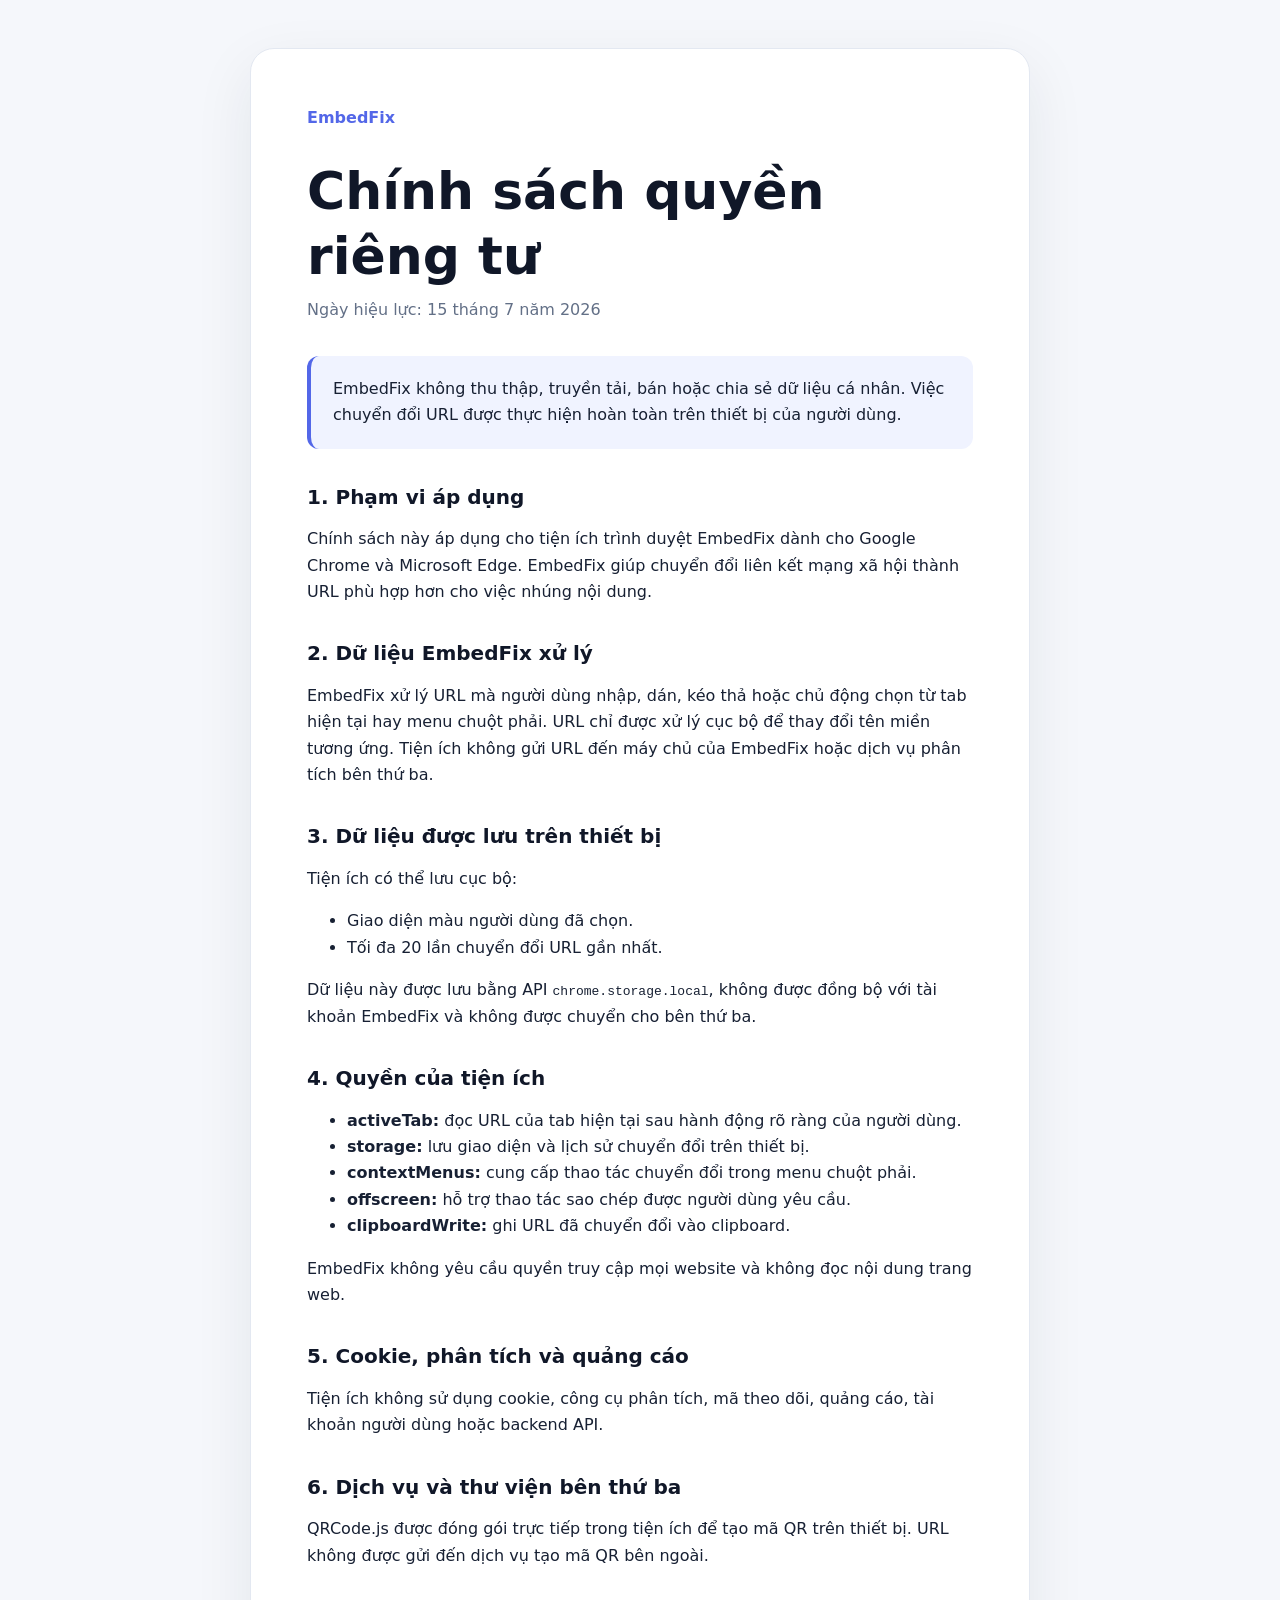
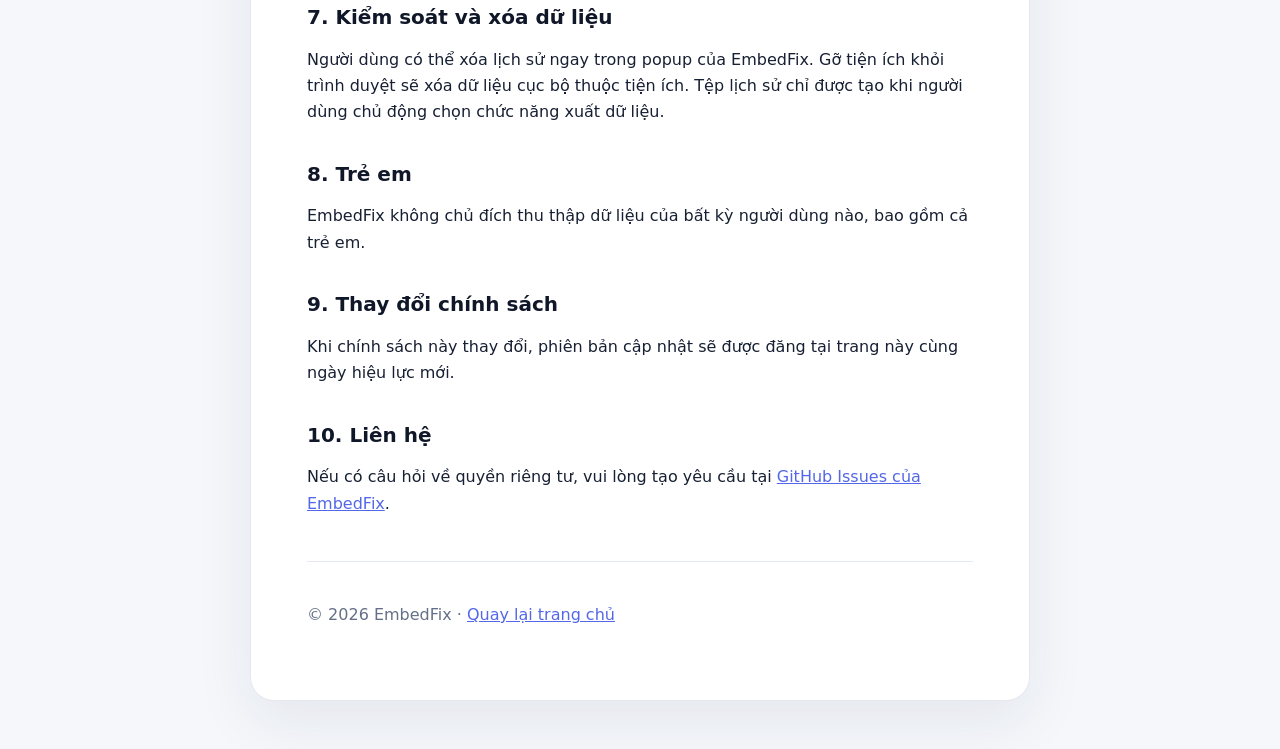
<file: privacy.html>
<!doctype html>
<html lang="vi">
  <head>
    <meta charset="UTF-8" />
    <meta name="viewport" content="width=device-width, initial-scale=1.0" />
    <meta
      name="description"
      content="Chính sách quyền riêng tư của tiện ích trình duyệt EmbedFix dành cho Google Chrome và Microsoft Edge."
    />
    <meta name="color-scheme" content="light dark" />
    <title>Chính sách quyền riêng tư — EmbedFix</title>
    <style>
      :root {
        color-scheme: light dark;
        font-family:
          Inter, ui-sans-serif, system-ui, -apple-system, BlinkMacSystemFont,
          "Segoe UI", sans-serif;
        line-height: 1.65;
        color: #172033;
        background: #f5f7fb;
      }

      * { box-sizing: border-box; }

      body { margin: 0; }

      main {
        width: min(780px, calc(100% - 32px));
        margin: 48px auto;
        padding: clamp(28px, 5vw, 56px);
        background: #fff;
        border: 1px solid #e3e8f1;
        border-radius: 24px;
        box-shadow: 0 20px 60px rgb(23 32 51 / 8%);
      }

      a { color: #5367e8; }
      h1, h2 { line-height: 1.25; color: #101728; }
      h1 { margin: 0 0 8px; font-size: clamp(2rem, 6vw, 3.25rem); }
      h2 { margin-top: 36px; font-size: 1.25rem; }
      p, li { max-width: 70ch; }
      .brand { margin: 0 0 28px; font-weight: 800; color: #5367e8; }
      .meta { margin: 0 0 32px; color: #637087; }
      .summary {
        padding: 20px 22px;
        background: #f0f3ff;
        border-left: 4px solid #5367e8;
        border-radius: 12px;
      }
      footer {
        margin-top: 44px;
        padding-top: 24px;
        border-top: 1px solid #e3e8f1;
        color: #637087;
      }

      @media (prefers-color-scheme: dark) {
        :root { color: #d7deeb; background: #0c111d; }
        main { background: #121927; border-color: #273146; box-shadow: none; }
        h1, h2 { color: #f4f7fc; }
        .meta, footer { color: #9eabc0; }
        .summary { background: #1b2440; }
        footer { border-color: #273146; }
        a { color: #9eabff; }
      }
    </style>
  </head>
  <body>
    <main>
      <p class="brand">EmbedFix</p>
      <h1>Chính sách quyền riêng tư</h1>
      <p class="meta">Ngày hiệu lực: 15 tháng 7 năm 2026</p>

      <p class="summary">
        EmbedFix không thu thập, truyền tải, bán hoặc chia sẻ dữ liệu cá nhân.
        Việc chuyển đổi URL được thực hiện hoàn toàn trên thiết bị của người dùng.
      </p>

      <h2>1. Phạm vi áp dụng</h2>
      <p>
        Chính sách này áp dụng cho tiện ích trình duyệt EmbedFix dành cho Google
        Chrome và Microsoft Edge. EmbedFix giúp chuyển đổi liên kết mạng xã hội
        thành URL phù hợp hơn cho việc nhúng nội dung.
      </p>

      <h2>2. Dữ liệu EmbedFix xử lý</h2>
      <p>
        EmbedFix xử lý URL mà người dùng nhập, dán, kéo thả hoặc chủ động chọn
        từ tab hiện tại hay menu chuột phải. URL chỉ được xử lý cục bộ để thay
        đổi tên miền tương ứng. Tiện ích không gửi URL đến máy chủ của EmbedFix
        hoặc dịch vụ phân tích bên thứ ba.
      </p>

      <h2>3. Dữ liệu được lưu trên thiết bị</h2>
      <p>Tiện ích có thể lưu cục bộ:</p>
      <ul>
        <li>Giao diện màu người dùng đã chọn.</li>
        <li>Tối đa 20 lần chuyển đổi URL gần nhất.</li>
      </ul>
      <p>
        Dữ liệu này được lưu bằng API <code>chrome.storage.local</code>, không
        được đồng bộ với tài khoản EmbedFix và không được chuyển cho bên thứ ba.
      </p>

      <h2>4. Quyền của tiện ích</h2>
      <ul>
        <li><strong>activeTab:</strong> đọc URL của tab hiện tại sau hành động rõ ràng của người dùng.</li>
        <li><strong>storage:</strong> lưu giao diện và lịch sử chuyển đổi trên thiết bị.</li>
        <li><strong>contextMenus:</strong> cung cấp thao tác chuyển đổi trong menu chuột phải.</li>
        <li><strong>offscreen:</strong> hỗ trợ thao tác sao chép được người dùng yêu cầu.</li>
        <li><strong>clipboardWrite:</strong> ghi URL đã chuyển đổi vào clipboard.</li>
      </ul>
      <p>
        EmbedFix không yêu cầu quyền truy cập mọi website và không đọc nội dung
        trang web.
      </p>

      <h2>5. Cookie, phân tích và quảng cáo</h2>
      <p>
        Tiện ích không sử dụng cookie, công cụ phân tích, mã theo dõi, quảng cáo,
        tài khoản người dùng hoặc backend API.
      </p>

      <h2>6. Dịch vụ và thư viện bên thứ ba</h2>
      <p>
        QRCode.js được đóng gói trực tiếp trong tiện ích để tạo mã QR trên thiết
        bị. URL không được gửi đến dịch vụ tạo mã QR bên ngoài.
      </p>

      <h2>7. Kiểm soát và xóa dữ liệu</h2>
      <p>
        Người dùng có thể xóa lịch sử ngay trong popup của EmbedFix. Gỡ tiện ích
        khỏi trình duyệt sẽ xóa dữ liệu cục bộ thuộc tiện ích. Tệp lịch sử chỉ
        được tạo khi người dùng chủ động chọn chức năng xuất dữ liệu.
      </p>

      <h2>8. Trẻ em</h2>
      <p>
        EmbedFix không chủ đích thu thập dữ liệu của bất kỳ người dùng nào, bao
        gồm cả trẻ em.
      </p>

      <h2>9. Thay đổi chính sách</h2>
      <p>
        Khi chính sách này thay đổi, phiên bản cập nhật sẽ được đăng tại trang
        này cùng ngày hiệu lực mới.
      </p>

      <h2>10. Liên hệ</h2>
      <p>
        Nếu có câu hỏi về quyền riêng tư, vui lòng tạo yêu cầu tại
        <a href="https://github.com/anhtruc1803/embedfix/issues">GitHub Issues của EmbedFix</a>.
      </p>

      <footer>
        <p>© 2026 EmbedFix · <a href="./">Quay lại trang chủ</a></p>
      </footer>
    </main>
  </body>
</html>
</file>
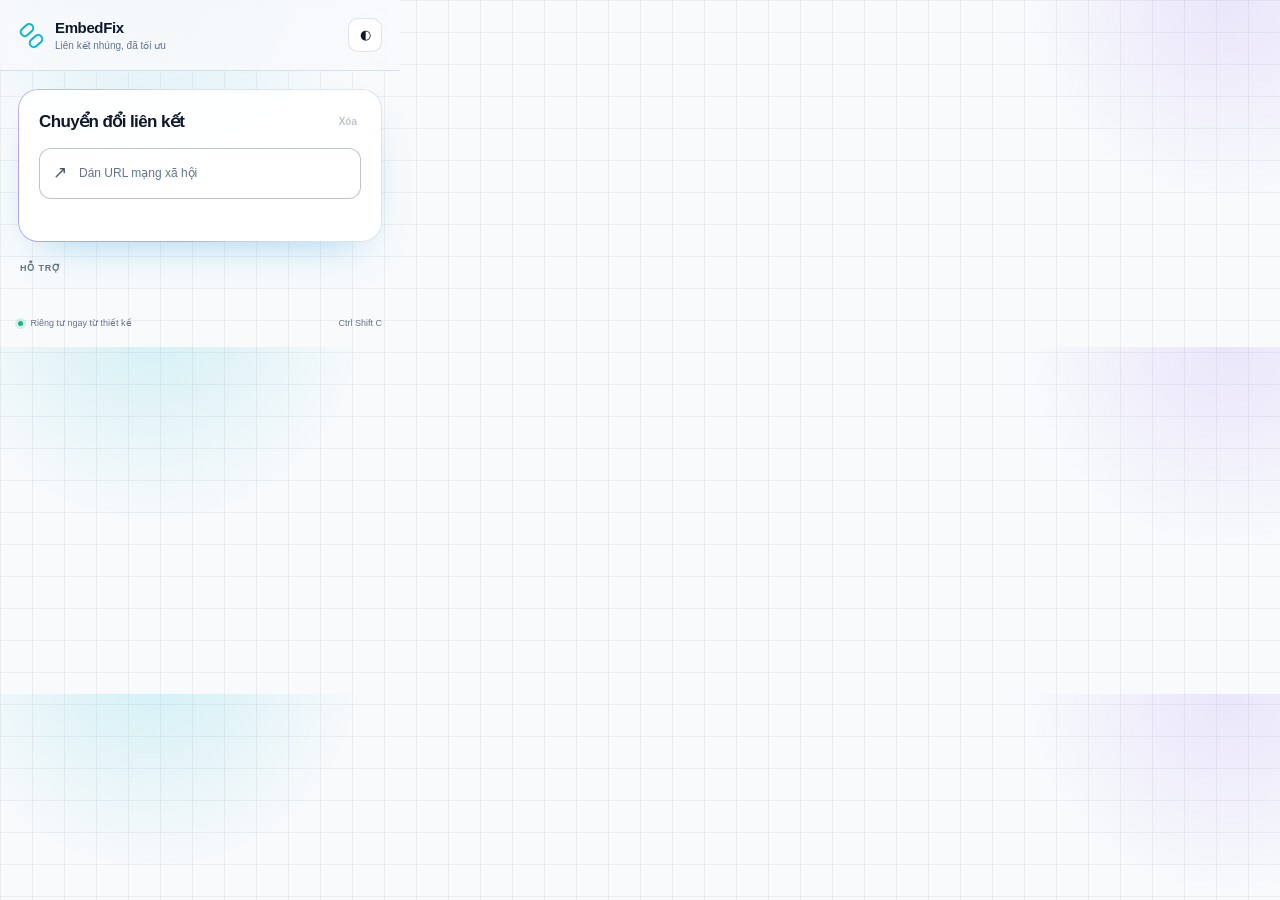
<file: extension/popup.html>
<!doctype html>
<html lang="vi" data-theme="auto">
  <head>
    <meta charset="UTF-8" />
    <meta name="viewport" content="width=device-width, initial-scale=1.0" />
    <title>EmbedFix</title>
    <link rel="stylesheet" href="popup.css" />
  </head>
  <body>
    <header class="topbar">
      <div class="brand">
        <span class="brand-mark" aria-hidden="true"><span></span><span></span></span>
        <div>
          <strong>EmbedFix</strong>
          <small>Liên kết nhúng, đã tối ưu</small>
        </div>
      </div>
      <button class="icon-button" id="themeButton" type="button" aria-label="Đổi giao diện màu" title="Đổi giao diện màu">
        <span id="themeIcon" aria-hidden="true">◐</span>
      </button>
    </header>

    <main>
      <section class="converter" aria-labelledby="converterTitle">
        <div class="section-label">
          <h1 id="converterTitle">Chuyển đổi liên kết</h1>
          <button class="clear-button" id="clearButton" type="button" disabled>Xóa</button>
        </div>

        <div class="input-wrap" id="dropZone">
          <span class="input-icon" aria-hidden="true">↗</span>
          <label class="sr-only" for="urlInput">URL mạng xã hội</label>
          <input
            id="urlInput"
            type="text"
            inputmode="url"
            autocomplete="url"
            autocapitalize="off"
            spellcheck="false"
            placeholder="Dán URL mạng xã hội"
            aria-describedby="statusMessage"
          />
        </div>
        <p class="status" id="statusMessage" role="status" aria-live="polite"></p>

        <div class="result" id="resultPanel" hidden>
          <div class="result-heading">
            <span class="platform-badge">
              <span id="platformIcon" aria-hidden="true"></span>
              <span id="platformName"></span>
            </span>
            <span class="ready"><span aria-hidden="true">✓</span> Sẵn sàng</span>
          </div>

          <div class="url-result">
            <span id="convertedUrl"></span>
            <button class="icon-button compact" id="copyButton" type="button" aria-label="Sao chép URL đã chuyển đổi" title="Sao chép URL đã chuyển đổi">⧉</button>
          </div>

          <div class="actions">
            <button class="button primary" id="openButton" type="button">Mở liên kết <span aria-hidden="true">↗</span></button>
            <button class="button" id="shareButton" type="button" hidden>Chia sẻ</button>
            <button class="button" id="copyOriginalButton" type="button">URL gốc</button>
          </div>

          <button class="qr-toggle" id="qrToggle" type="button" aria-expanded="false" aria-controls="qrPanel">
            <span><span aria-hidden="true">▦</span> Mã QR</span>
            <span class="chevron" aria-hidden="true">⌄</span>
          </button>
          <div class="qr-panel" id="qrPanel" hidden>
            <div id="qrCode" aria-label="Mã QR của URL đã chuyển đổi"></div>
            <small>Quét để mở trên thiết bị khác</small>
          </div>
        </div>
      </section>

      <section class="platforms" aria-label="Nền tảng được hỗ trợ">
        <p>Hỗ trợ</p>
        <div id="platformList"></div>
      </section>

      <section class="history" id="historySection" aria-labelledby="historyTitle" hidden>
        <div class="section-label history-heading">
          <h2 id="historyTitle">Gần đây</h2>
          <div class="history-tools">
            <button type="button" id="importButton">Nhập</button>
            <button type="button" id="exportButton">Xuất</button>
            <button type="button" id="clearHistoryButton">Xóa</button>
            <input id="importInput" type="file" accept="application/json,.json" hidden />
          </div>
        </div>
        <div class="history-list" id="historyList"></div>
      </section>
    </main>

    <footer>
      <span><span class="privacy-dot" aria-hidden="true"></span> Riêng tư ngay từ thiết kế</span>
      <span>Ctrl Shift C</span>
    </footer>

    <div class="toast" id="toast" role="status" aria-live="polite">
      <span aria-hidden="true">✓</span>
      <span id="toastText">Đã sao chép!</span>
    </div>

    <script src="vendor/qrcode.min.js"></script>
    <script type="module" src="popup.js"></script>
  </body>
</html>
</file>
<file: extension/popup.css>
:root {
  color-scheme: light;
  --bg: #f8fafc;
  --surface: #ffffff;
  --surface-muted: #f1f5f9;
  --text: #0f172a;
  --soft: #475569;
  --faint: #64748b;
  --border: rgba(148, 163, 184, 0.3);
  --border-strong: rgba(100, 116, 139, 0.42);
  --accent: #06b6d4;
  --accent-2: #8b5cf6;
  --accent-soft: rgba(6, 182, 212, 0.1);
  --danger: #ef4444;
  --success: #10b981;
  --grid-color: rgba(15, 23, 42, 0.05);
  --shadow: 0 20px 50px -24px rgba(6, 182, 212, 0.35), 0 14px 35px -25px rgba(139, 92, 246, 0.3);
}

[data-resolved-theme="dark"] {
  color-scheme: dark;
  --bg: #070b15;
  --surface: #0f172a;
  --surface-muted: #162033;
  --text: #f8fafc;
  --soft: #cbd5e1;
  --faint: #94a3b8;
  --border: rgba(51, 65, 85, 0.78);
  --border-strong: rgba(71, 85, 105, 0.92);
  --accent: #22d3ee;
  --accent-2: #a78bfa;
  --accent-soft: rgba(34, 211, 238, 0.1);
  --danger: #f87171;
  --success: #34d399;
  --grid-color: rgba(148, 163, 184, 0.07);
  --shadow: 0 24px 55px -22px rgba(0, 0, 0, 0.65), 0 18px 42px -28px rgba(34, 211, 238, 0.45);
}

* { box-sizing: border-box; }

body {
  width: 400px;
  min-height: 300px;
  max-height: 600px;
  margin: 0;
  overflow-x: hidden;
  background:
    linear-gradient(var(--grid-color) 1px, transparent 1px),
    linear-gradient(90deg, var(--grid-color) 1px, transparent 1px),
    radial-gradient(circle at 12% -10%, rgba(6,182,212,.16), transparent 210px),
    radial-gradient(circle at 96% 0%, rgba(139,92,246,.13), transparent 200px),
    var(--bg);
  background-size: 32px 32px, 32px 32px, auto, auto, auto;
  color: var(--text);
  font-family: Inter, ui-sans-serif, -apple-system, BlinkMacSystemFont, "Segoe UI", sans-serif;
  font-size: 13px;
  line-height: 1.45;
}

button, input { font: inherit; }
button { color: inherit; }
button:focus-visible, input:focus-visible {
  outline: 2px solid var(--accent);
  outline-offset: 2px;
}

.sr-only {
  position: absolute;
  width: 1px;
  height: 1px;
  padding: 0;
  margin: -1px;
  overflow: hidden;
  clip: rect(0, 0, 0, 0);
  white-space: nowrap;
  border: 0;
}

.topbar {
  position: sticky;
  z-index: 5;
  top: 0;
  display: flex;
  align-items: center;
  justify-content: space-between;
  padding: 17px 18px;
  border-bottom: 1px solid var(--border);
  background: color-mix(in srgb, var(--bg) 86%, transparent);
  backdrop-filter: blur(16px);
}

.brand { display: flex; align-items: center; gap: 10px; }
.brand strong, .brand small { display: block; }
.brand strong { font-size: 15px; letter-spacing: -0.025em; }
.brand small { color: var(--faint); font-size: 10px; }
.brand-mark { position: relative; display: block; width: 27px; height: 27px; }
.brand-mark span {
  position: absolute;
  width: 16px;
  height: 10px;
  border: 2.5px solid var(--accent);
  border-radius: 7px;
  transform: rotate(-42deg);
}
.brand-mark span:first-child { top: 3px; left: 1px; }
.brand-mark span:last-child { right: 1px; bottom: 3px; }

.icon-button {
  display: grid;
  place-items: center;
  width: 34px;
  height: 34px;
  padding: 0;
  border: 1px solid var(--border);
  border-radius: 10px;
  background: var(--surface);
  cursor: pointer;
  transition: transform 150ms ease, border-color 150ms ease;
}
.icon-button:hover { transform: translateY(-1px); border-color: var(--border-strong); }
.icon-button.compact { width: 31px; height: 31px; flex: none; }

main { padding: 18px; }
.converter {
  position: relative;
  isolation: isolate;
  padding: 20px;
  border: 1px solid var(--border);
  border-radius: 20px;
  background: color-mix(in srgb, var(--surface) 92%, transparent);
  box-shadow: var(--shadow);
}
.converter::before {
  content: "";
  position: absolute;
  z-index: 1;
  inset: -1px;
  padding: 1.2px;
  border-radius: inherit;
  background: conic-gradient(from 120deg, transparent, rgba(6,182,212,.7), rgba(139,92,246,.7), transparent 62%);
  -webkit-mask: linear-gradient(#000 0 0) content-box, linear-gradient(#000 0 0);
  mask: linear-gradient(#000 0 0) content-box, linear-gradient(#000 0 0);
  -webkit-mask-composite: xor;
  mask-composite: exclude;
  opacity: .72;
  pointer-events: none;
}
.section-label { display: flex; align-items: center; justify-content: space-between; gap: 10px; margin-bottom: 13px; }
h1, h2 { margin: 0; font-size: 17px; letter-spacing: -0.035em; }
h2 { font-size: 15px; }
.clear-button, .history-tools button {
  padding: 4px;
  border: 0;
  background: transparent;
  color: var(--soft);
  font-size: 10px;
  font-weight: 700;
  cursor: pointer;
}
.clear-button:disabled { opacity: 0.35; cursor: default; }
.clear-button:hover:not(:disabled), .history-tools button:hover { color: var(--text); }
#clearHistoryButton:hover { color: var(--danger); }

.input-wrap {
  display: flex;
  align-items: center;
  border: 1px solid var(--border-strong);
  border-radius: 12px;
  background: var(--surface);
  transition: box-shadow 160ms ease, border-color 160ms ease;
}
.input-wrap:focus-within, .input-wrap.drag-over { border-color: var(--accent); box-shadow: 0 0 0 4px var(--accent-soft); }
.input-icon { margin-left: 13px; color: var(--soft); font-size: 17px; }
.input-wrap input {
  width: 100%;
  min-width: 0;
  height: 49px;
  padding: 0 12px;
  border: 0;
  outline: 0;
  background: transparent;
  color: var(--text);
  font-size: 12px;
}
.input-wrap input::placeholder { color: var(--faint); }
.status { min-height: 17px; margin: 5px 2px 0; color: var(--danger); font-size: 10px; font-weight: 700; }

.result { padding-top: 14px; border-top: 1px solid var(--border); animation: reveal 220ms ease both; }
.result[hidden] { display: none; }
.result-heading { display: flex; align-items: center; justify-content: space-between; margin-bottom: 9px; }
.platform-badge, .ready { display: inline-flex; align-items: center; gap: 6px; font-size: 10px; font-weight: 750; }
.platform-badge { padding: 5px 8px; border-radius: 999px; background: var(--surface-muted); }
.ready { color: var(--success); }
.url-result { display: flex; align-items: center; gap: 9px; padding: 10px 10px 10px 12px; border-radius: 11px; background: var(--surface-muted); }
.url-result > span { flex: 1; min-width: 0; overflow: hidden; font: 10px/1.5 ui-monospace, SFMono-Regular, Menlo, monospace; text-overflow: ellipsis; white-space: nowrap; }
.actions { display: flex; gap: 7px; margin-top: 10px; }
.button {
  min-height: 36px;
  padding: 0 12px;
  border: 1px solid var(--border);
  border-radius: 10px;
  background: var(--surface);
  font-size: 10px;
  font-weight: 750;
  cursor: pointer;
  transition: transform 150ms ease, box-shadow 150ms ease;
}
.button:hover { transform: translateY(-1px); box-shadow: 0 7px 18px rgba(0, 0, 0, 0.08); }
.button.primary { flex: 1; border-color: transparent; background: linear-gradient(90deg, var(--accent), var(--accent-2)); color: #fff; box-shadow: 0 9px 22px -12px rgba(6,182,212,.8); }
.qr-toggle { width: 100%; display: flex; justify-content: space-between; padding: 13px 1px 0; border: 0; background: transparent; color: var(--soft); font-size: 10px; font-weight: 700; cursor: pointer; }
.qr-toggle:hover { color: var(--text); }
.qr-toggle[aria-expanded="true"] .chevron { transform: rotate(180deg); }
.chevron { transition: transform 160ms ease; }
.qr-panel { padding-top: 14px; text-align: center; }
.qr-panel[hidden] { display: none; }
#qrCode { display: inline-block; padding: 9px; border-radius: 10px; background: #fff; }
#qrCode img, #qrCode canvas { display: block; width: 140px; height: 140px; }
.qr-panel small { display: block; margin-top: 5px; color: var(--faint); font-size: 9px; }

.platforms { padding: 20px 2px 4px; }
.platforms > p { margin: 0 0 8px; color: var(--faint); font-size: 9px; font-weight: 750; letter-spacing: 0.09em; text-transform: uppercase; }
#platformList { display: flex; flex-wrap: wrap; gap: 6px; }
.platform-chip { padding: 5px 8px; border: 1px solid color-mix(in srgb, var(--accent) 30%, var(--border)); border-radius: 999px; background: var(--accent-soft); color: var(--soft); font-size: 9px; font-weight: 650; }

.history { margin-top: 17px; padding-top: 17px; border-top: 1px solid var(--border); }
.history-heading { margin-bottom: 9px; }
.history-tools { display: flex; gap: 5px; }
.history-list { display: grid; gap: 6px; }
.history-item { display: grid; grid-template-columns: 30px minmax(0, 1fr) auto; align-items: center; gap: 9px; padding: 9px; border: 1px solid var(--border); border-radius: 11px; background: color-mix(in srgb, var(--surface) 75%, transparent); }
.history-icon { display: grid; place-items: center; width: 30px; height: 30px; border-radius: 9px; background: var(--surface-muted); font-size: 10px; font-weight: 800; }
.history-copy { min-width: 0; }
.history-copy strong { display: block; font-size: 10px; }
.history-copy span { display: block; overflow: hidden; color: var(--faint); font: 8px/1.5 ui-monospace, SFMono-Regular, Menlo, monospace; text-overflow: ellipsis; white-space: nowrap; }
.history-actions { display: flex; gap: 4px; }
.history-actions .icon-button { width: 28px; height: 28px; font-size: 10px; }

footer { display: flex; justify-content: space-between; padding: 12px 18px 17px; color: var(--faint); font-size: 9px; }
.privacy-dot { display: inline-block; width: 5px; height: 5px; margin-right: 5px; border-radius: 50%; background: var(--success); box-shadow: 0 0 0 3px color-mix(in srgb, var(--success) 15%, transparent); }

.toast { position: fixed; z-index: 10; left: 50%; bottom: 18px; display: flex; align-items: center; gap: 7px; padding: 9px 13px; border-radius: 999px; background: var(--text); color: var(--bg); box-shadow: var(--shadow); font-size: 10px; font-weight: 750; opacity: 0; pointer-events: none; transform: translate(-50%, 12px); }
.toast.show { animation: toast 2s ease both; }

::view-transition-old(root), ::view-transition-new(root) { animation: none; mix-blend-mode: normal; }
html.theme-transition { view-transition-name: theme; }
@keyframes theme-circle-transition { from { clip-path: circle(0% at var(--theme-switch-x, 365px) var(--theme-switch-y, 34px)); } to { clip-path: circle(150% at var(--theme-switch-x, 365px) var(--theme-switch-y, 34px)); } }
html.theme-transition::view-transition-new(theme) { z-index: 1; animation: theme-circle-transition 540ms cubic-bezier(.25,.8,.35,1) both; }
html.theme-transition::view-transition-old(theme) { z-index: 0; animation: none; }

@keyframes reveal { from { opacity: 0; transform: translateY(-4px); } to { opacity: 1; transform: translateY(0); } }
@keyframes toast { 0%, 100% { opacity: 0; transform: translate(-50%, 12px); } 12%, 86% { opacity: 1; transform: translate(-50%, 0); } }

@media (prefers-reduced-motion: reduce) {
  *, *::before, *::after { animation-duration: 0.01ms !important; transition-duration: 0.01ms !important; }
}
</file>
